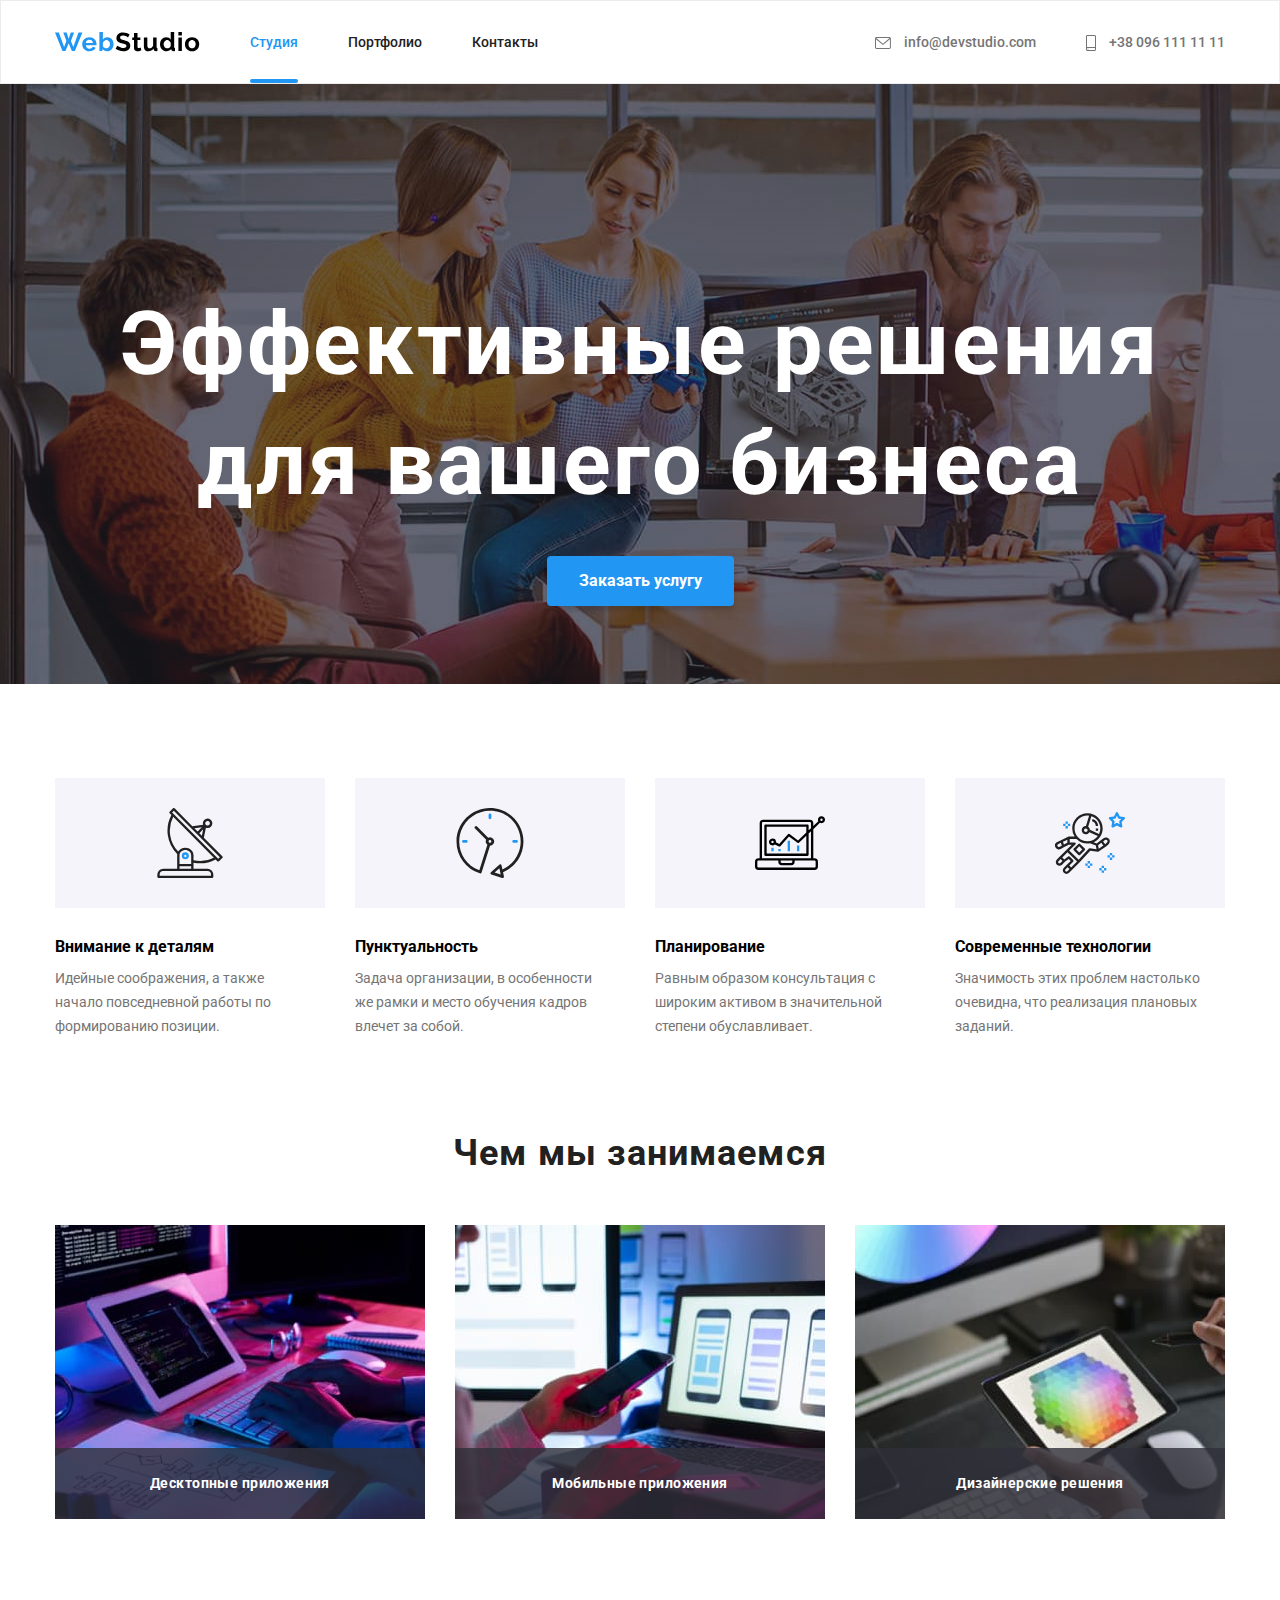
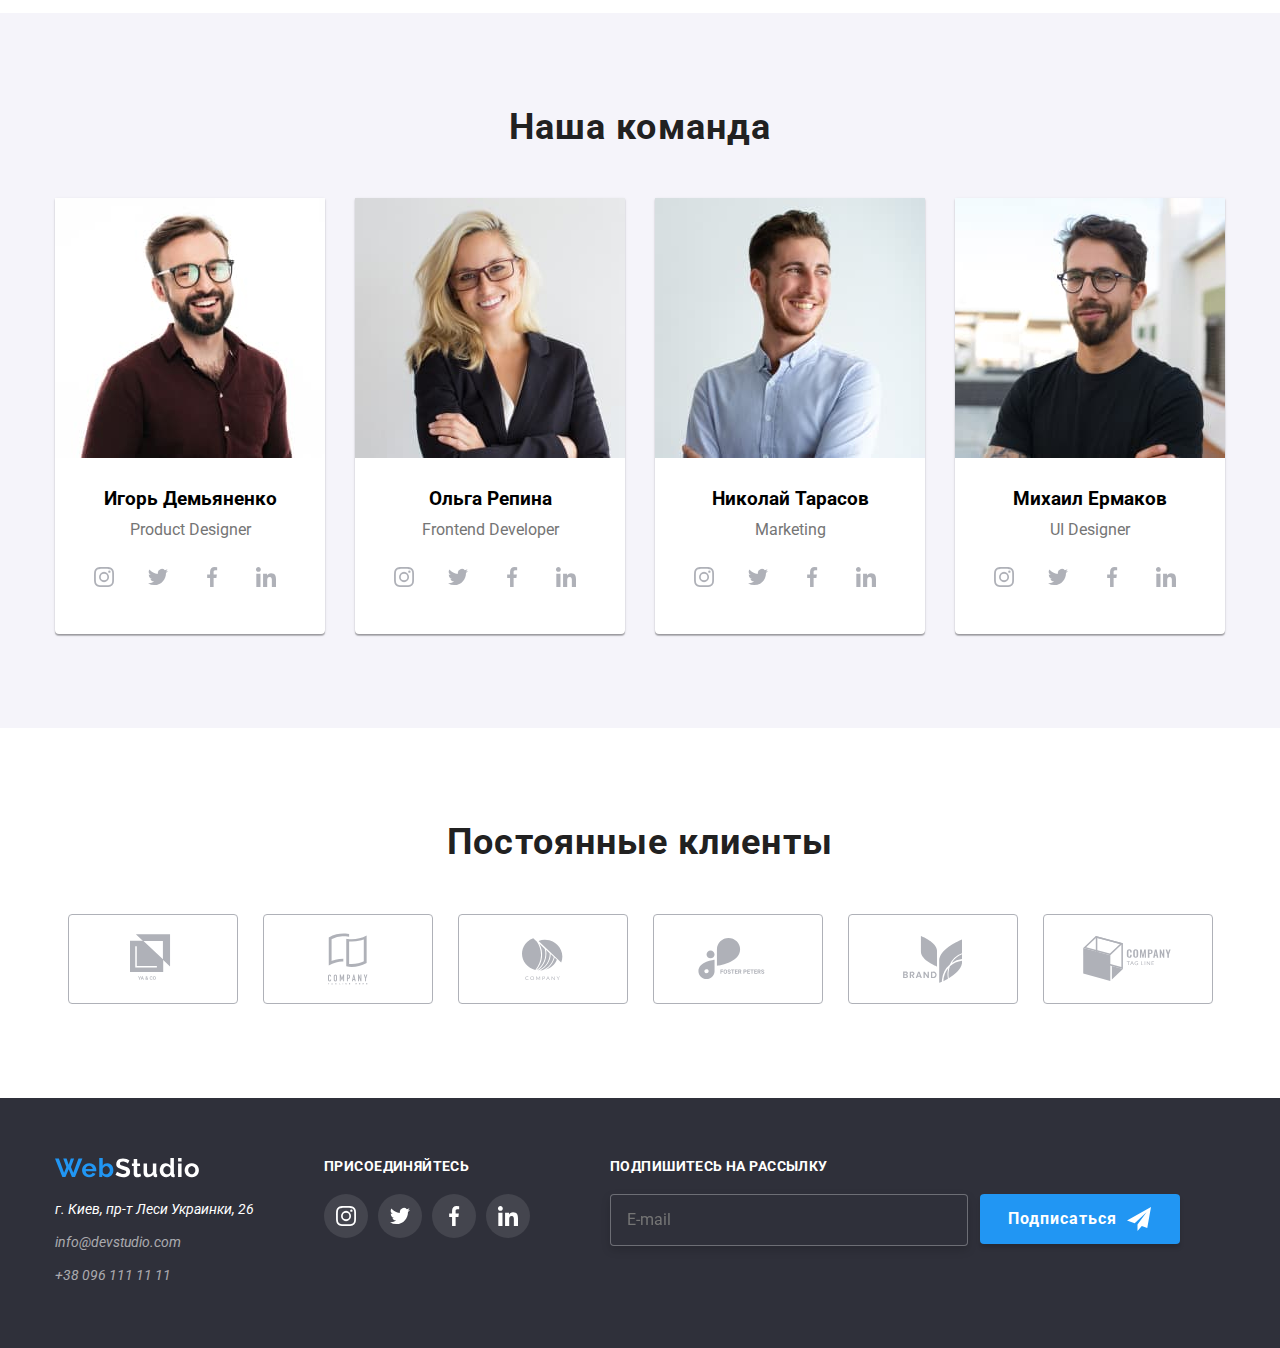
<file: index.html>
<!DOCTYPE html>
<html lang="ru">
    <head>
        <meta charset="UTF-8">
        <meta name="viewport" content="width=device-width, initial-scale=1.0">
        <link rel="preconnect" href="https://fonts.gstatic.com">
        <link href="https://fonts.googleapis.com/css2?family=Roboto:wght@400;500;700;900&display=swap" rel="stylesheet">
        
        <link rel="stylesheet" href="./css/main.min.css">
        <title>Document</title>
    </head>
    <body>
        <header class="main-nav">
            <nav class="container main">
                <a href=""><img src="./images/logo.svg" alt="logo"></a>
                <ul class="nav-list">
                    <li class="nav-item"><a href="./index.html" class="nav-link current" >Студия</a></li>
                    <li class="nav-item"><a href="./portfolio.html" class="nav-link">Портфолио</a></li>
                    <li class="nav-item"><a href="#contacts" class="nav-link">Контакты</a></li>
                </ul>
                    
                <ul class="nav-contacts">
                    <li><a href="mailto:info@devstudio.com" class="item">
                            <svg class="contacts-icon" width="16" height="12">
                                <use href="./images/icons/sprite.svg#mail"></use>
                            </svg>
                            info@devstudio.com</a></li>
                    <li><a href="tel:+380961111111" class="item">
                            <svg class="contacts-icon" width="10" height="16">
                                <use href="./images/icons/sprite.svg#phone"></use>
                            </svg>
                            +38 096 111 11 11</a></li>
                </ul>
            </nav>
        </header>
        <main>
            
            <section class="hero">
                <div class="container">
                    <h1>Эффективные решения <br> для вашего бизнеса</h1>
                    <button data-modal-open class="hero-btn" type="button">Заказать услугу</button>
                    <div data-modal class="backdrop is-hidden">
                        <div  class="modal">
                            <button data-modal-close class="modal-closed">
                                <svg class="btn-closed" width="18" height="18">
                                    <use href="./images/icons/sprite.svg#icon-close"></use>
                                </svg>
                            </button>
                            <form action="#" method="GET" class="form">
                                <h1 class="form-title">Оставьте свои данные, мы вам перезвоним</h1>
                                <label for="name" class="label">Имя</label>
                                <div class="input-box"> 
                                    <input type="text" name="name" id="name" class="input">
                                    <svg class="input-icon" width="18" height="18">
                                        <use href="./images/icons/sprite.svg#person"></use>
                                    </svg>
                                </div>
                                <label for="phone" class="label">Телефон</label>
                                <div class="input-box">
                                    <input type="tel" name="phone" id="phone"  class="input">
                                    <svg class="input-icon" width="18" height="18">
                                        <use href="./images/icons/sprite.svg#phone2"></use>
                                    </svg>
                                </div>
                                <label for="email" class="label">Почта</label>
                                <div class="input-box">
                                    <input type="email" name="email" id="email" class="input">
                                    <svg class="input-icon" width="18" height="18">
                                        <use href="./images/icons/sprite.svg#email"></use>
                                    </svg>
                                </div>
                                <label for="comments" class="label">Комментарий
                                </label>
                                <textarea name="comments" id="comments" cols="30" rows="8" placeholder="Введите текст" class="textarea"></textarea>
                                <label for="agree" class="label-checkbox">
                                    <input type="checkbox" name="agree" value="agree" id="agree" class="checkbox">
                                        <span class="checbox-text"> Соглашаюсь с рассылкой и принимаю
                                            <a href="#" class="checkbox-link">
                                                Условия договора
                                            </a>
                                        </span>
                                </label>
                                <button class="form-btn" type="button">Отправить</button>
                            </form>  
                        </div>
                    </div>
                </div>
            </section>
            <section class="container">
                <!--<h2>Наши качества</h2>-->
                <ul class="quality">
                    <li class="quality-item">
                        <div class="quality-block"> 
                            <svg class="quality-icon">
                                <use href="./images/icons/sprite.svg#antenna-1"></use>
                            </svg>
                        </div>
                        <h3>Внимание к деталям</h3>
                        <p>Идейные соображения, а также начало повседневной работы по формированию позиции.</p>
                    </li>
                    <li class="quality-item">
                        <div class="quality-block">
                            <svg class="quality-icon">
                                <use href="./images/icons/sprite.svg#clock-1"></use>
                            </svg>
                        </div>
                        <h3>Пунктуальность</h3>
                        <p>Задача организации, в особенности же рамки и место обучения кадров влечет за собой.</p>
                    </li>
                    <li class="quality-item">
                        <div class="quality-block">
                            <svg class="quality-icon">
                                <use href="./images/icons/sprite.svg#Vector"></use>
                            </svg>
                        </div>
                        
                        <h3>Планирование</h3>
                        <p>Равным образом консультация с широким активом в значительной степени обуславливает.</p>
                    </li>
                    <li class="quality-item">
                        <div class="quality-block">
                            <svg class="quality-icon">
                                <use href="./images/icons/sprite.svg#astronaut-1"></use>
                            </svg>
                        </div>
                        
                        <h3>Современные технологии</h3>
                        <p>Значимость этих проблем настолько очевидна, что реализация плановых заданий.</p>
                    </li>
                </ul>
            </section>
            <section class="container">
                <h2 class="section-title">Чем мы занимаемся</h2>
                <ul class="about">
                    <li class="about-item">
                        <img src="./images/index/img1.jpg" alt="img1">
                        <p class="about-title">Десктопные приложения</p>
                    </li>
                    <li class="about-item">
                        <img src="./images/index/img2.jpg" alt="img2">
                        <p class="about-title">Мобильные приложения</p>
                    </li>
                    <li class="about-item">
                        <img src="./images/index/img3.jpg" alt="img3">
                        <p class="about-title">Дизайнерские решения</p>
                    </li>
                </ul>
            </section>
            <section class="team">
                <div class="container">
                    <h2 class="section-title">Наша команда</h2>
                    <ul class="team-list">
                        <li class="team-item">
                            <img src="./images/index/foto1.jpg" alt="foto1">
                            <h3>Игорь Демьяненко</h3>
                            <p>Product Designer</p>
                            <ul class="team-social">
                                <li>
                                    <a class="social-link" href="">
                                        <svg class="social-icons">
                                            <use href="./images/icons/sprite.svg#inst"></use>
                                        </svg>
                                    </a>
                                </li>
                                <li>
                                    <a class="social-link" href="">
                                        <svg class="social-icons">
                                            <use href="./images/icons/sprite.svg#twit"></use>
                                        </svg>
                                    </a>
                                </li>
                                <li>
                                    <a class="social-link" href="">
                                        <svg class="social-icons">
                                            <use href="./images/icons/sprite.svg#fb"></use>
                                        </svg>
                                    </a>
                                </li>
                                <li>
                                    <a class="social-link" href="" >
                                        <svg class="social-icons">
                                            <use href="./images/icons/sprite.svg#in"></use>
                                        </svg>
                                    </a>
                                </li>
                            </ul>
                        </li>
                        <li class="team-item">
                            <img src="./images/index/foto2.jpg" alt="foto2">
                            <h3>Ольга Репина</h3>
                            <p>Frontend Developer</p>
                            <ul class="team-social">
                                <li>
                                    <a class="social-link" href="">
                                        <svg class="social-icons">
                                            <use href="./images/icons/sprite.svg#inst"></use>
                                        </svg>
                                    </a>
                                </li>
                                <li>
                                    <a class="social-link" href="">
                                        <svg class="social-icons">
                                            <use href="./images/icons/sprite.svg#twit"></use>
                                        </svg>
                                    </a>
                                </li>
                                <li>
                                    <a class="social-link" href="">
                                        <svg class="social-icons">
                                            <use href="./images/icons/sprite.svg#fb"></use>
                                        </svg>
                                    </a>
                                </li>
                                <li>
                                    <a class="social-link" href="">
                                        <svg class="social-icons">
                                            <use href="./images/icons/sprite.svg#in"></use>
                                        </svg>
                                    </a>
                                </li>
                            </ul>
                        </li>
                        <li class="team-item">
                            <img src="./images/index/foto3.jpg" alt="foto3">
                            <h3>Николай Тарасов</h3>
                            <p>Marketing</p>
                            <ul class="team-social">
                                <li>
                                    <a class="social-link" href="">
                                        <svg class="social-icons">
                                            <use href="./images/icons/sprite.svg#inst"></use>
                                        </svg>
                                    </a>
                                </li>
                                <li>
                                    <a class="social-link" href="">
                                        <svg class="social-icons">
                                            <use href="./images/icons/sprite.svg#twit"></use>
                                        </svg>
                                    </a>
                                </li>
                                <li>
                                    <a class="social-link" href="">
                                        <svg class="social-icons">
                                            <use href="./images/icons/sprite.svg#fb"></use>
                                        </svg>
                                    </a>
                                </li>
                                <li>
                                    <a class="social-link" href="">
                                        <svg class="social-icons">
                                            <use href="./images/icons/sprite.svg#in"></use>
                                        </svg>
                                    </a>
                                </li>
                            </ul>
                        </li>
                        <li class="team-item">
                            <img src="./images/index/foto4.jpg" alt="foto4">
                            <h3>Михаил Ермаков</h3>
                            <p>UI Designer</p>
                            <ul class="team-social">
                                <li>
                                    <a class="social-link" href="">
                                        <svg class="social-icons">
                                            <use href="./images/icons/sprite.svg#inst"></use>
                                        </svg>
                                    </a>
                                </li>
                                <li>
                                    <a class="social-link" href="">
                                        <svg class="social-icons">
                                            <use href="./images/icons/sprite.svg#twit"></use>
                                        </svg>
                                    </a>
                                </li>
                                <li>
                                    <a class="social-link" href="">
                                        <svg class="social-icons">
                                            <use href="./images/icons/sprite.svg#fb"></use>
                                        </svg>
                                    </a>
                                </li>
                                <li>
                                    <a class="social-link" href="">
                                        <svg class="social-icons">
                                            <use href="./images/icons/sprite.svg#in"></use>
                                        </svg>
                                    </a>
                                </li>
                            </ul>
                        </li>
                    </ul>
                </div>
                
            </section>
            <section class="container">
                <h2 class="section-title">Постоянные клиенты</h2>
                <ul class="clients-list">
                    <li> 
                        <a class="clients-link" href="">
                            <svg class="clients-icon" width="44.27" height="49.23">
                                <use href="./images/icons/sprite.svg#logo-1"></use>
                            </svg>
                        </a>
                    </li> 
                    <li>
                        <a class="clients-link" href="">
                            <svg class="clients-icon" width="40" height="52">
                                <use href="./images/icons/sprite.svg#logo-2"></use>
                            </svg>
                        </a>
                    </li>
                    <li>
                        <a class="clients-link" href="">
                            <svg class="clients-icon" width="41" height="42.6">
                                <use href="./images/icons/sprite.svg#logo-3"></use>
                            </svg>
                        </a>
                    </li>
                    <li>
                        <a class="clients-link" href="">
                            <svg class="clients-icon" width="79.66" height="42.02">
                                <use href="./images/icons/sprite.svg#logo-4"></use>
                            </svg>
                        </a>
                    </li>
                    <li> 
                        <a class="clients-link" href="">
                            <svg class="clients-icon" width="59" height="47">
                                <use href="./images/icons/sprite.svg#logo-5"></use>
                            </svg>
                        </a>
                    </li>
                    <li>
                        <a class="clients-link" href="">
                            <svg class="clients-icon" width="88.48" height="45.44">
                                <use href="./images/icons/sprite.svg#logo-6"></use>
                            </svg>
                        </a>
                    </li>
                </ul>
            </section>
        </main>
        <footer id="contacts">
            <ul class="container footer">
                <li>
                    <a href=""><img src="./images/logo-footer.svg" alt="logo-footer" class="footer-title"></a>
                    <address >
                        <ul>
                            <li>
                                <p>г. Киев, пр-т Леси Украинки, 26</p>
                            </li>
                            <li class="address-item"><a href="mailto:info@devstudio.com">info@devstudio.com</a></li>
                            <li class="address-item"><a href="tel:+380961111111">+38 096 111 11 11</a></li>
                        </ul>
                    </address>
                </li>
                <li>
                    <div class="footer-links">
                        <p class="footer-title">присоединяйтесь</p>
                        <ul class="team-social">
                            <li>
                                <a class="social-link" href="">
                                    <svg class="social-icons f">
                                        <use href="./images/icons/sprite.svg#inst"></use>
                                    </svg>
                                </a>
                            </li>
                            <li>
                                <a class="social-link" href="">
                                    <svg class="social-icons f">
                                        <use href="./images/icons/sprite.svg#twit"></use>
                                    </svg>
                                </a>
                            </li>
                            <li>
                                <a class="social-link" href="">
                                    <svg class="social-icons f">
                                        <use href="./images/icons/sprite.svg#fb"></use>
                                    </svg>
                                </a>
                            </li>
                            <li>
                                <a class="social-link" href="">
                                    <svg class="social-icons f">
                                        <use href="./images/icons/sprite.svg#in"></use>
                                    </svg>
                                </a>
                            </li>
                        </ul>
                    </div>
                </li>
                <li>
                    <div class="footer-subs">
                        <p class="footer-title">Подпишитесь на рассылку</p>
                        <div class="subs">
                            <input type="email" id="email-f" placeholder="E-mail" class="footer-input">
                            <button class="footer-btn" type="button">Подписаться
                                <svg class="footer-send-icon" width="24" height="24">
                                    <use href="./images/icons/sprite.svg#send"></use>
                                </svg>
                            </button>
                        </div>
                    </div>
                </li>
            </ul>
        </footer>
        <script src="./js/modal.js"></script>
    </body>
</html>
</file>
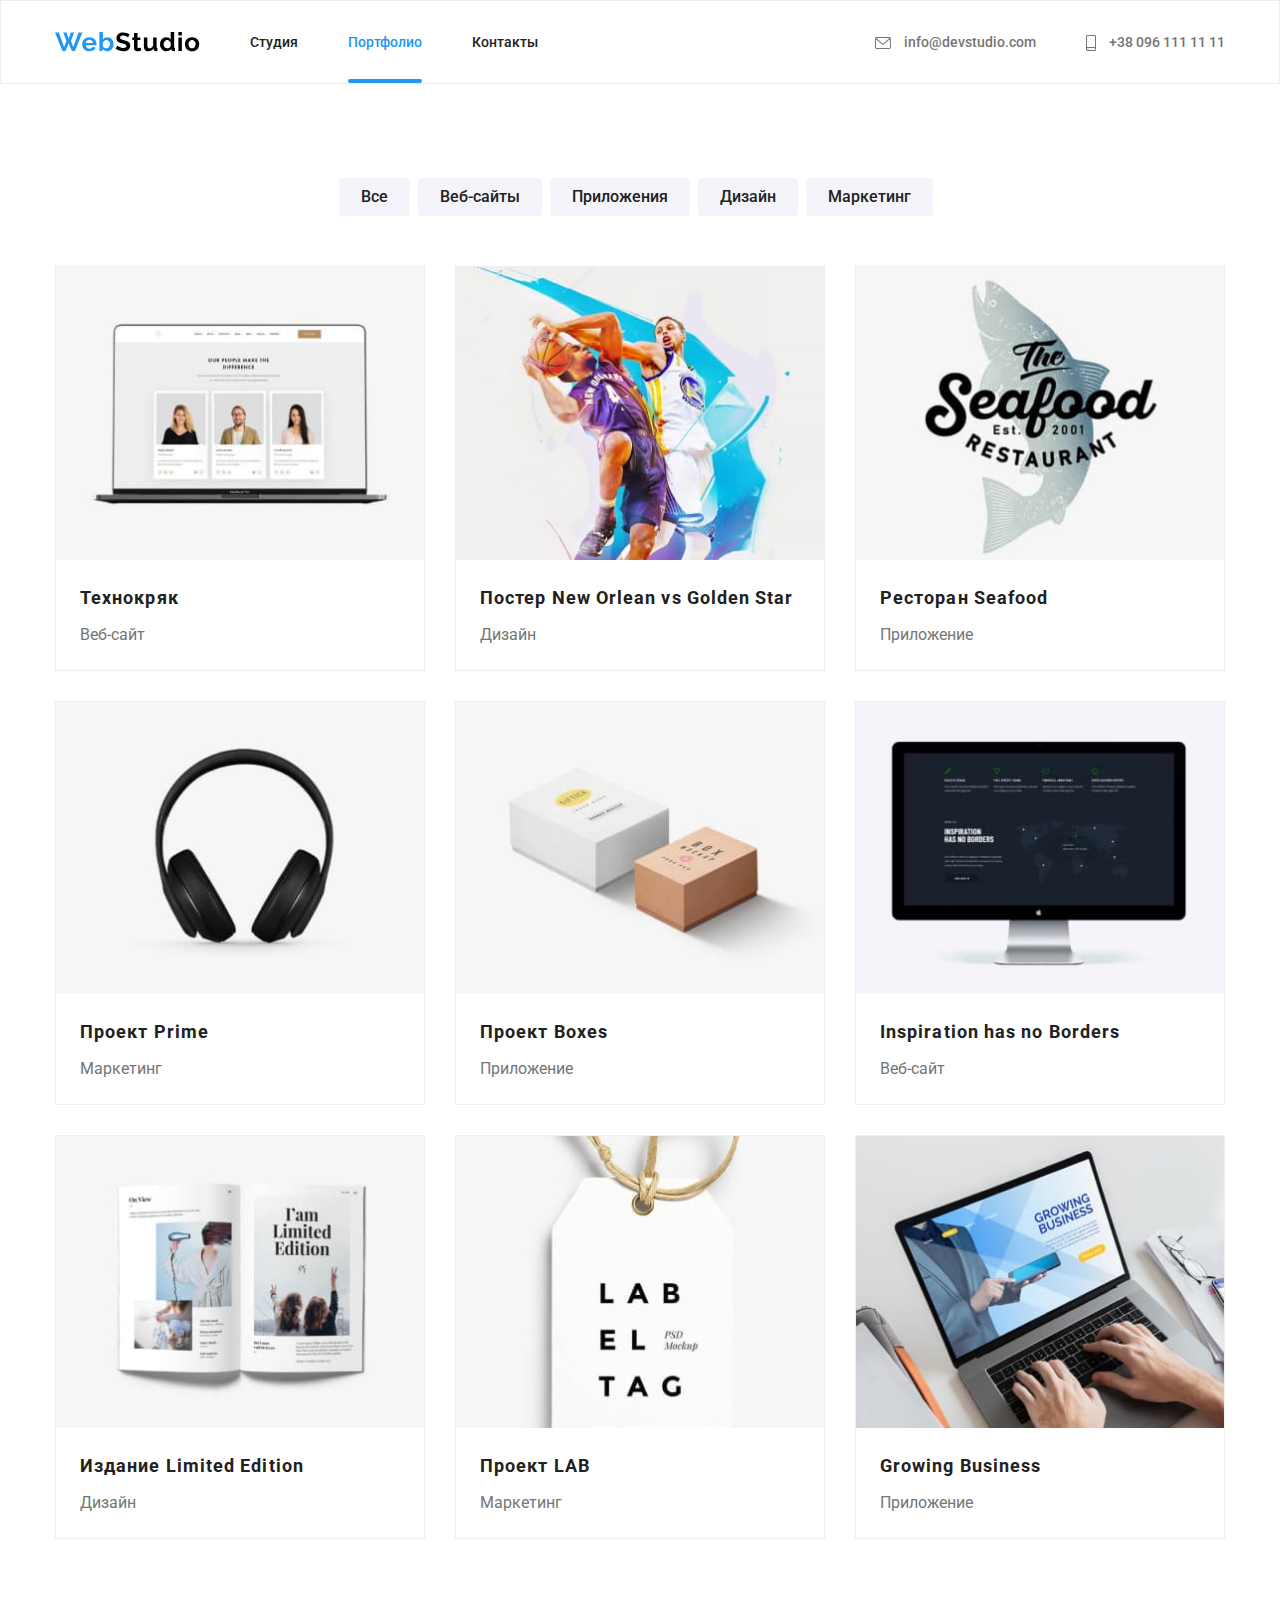
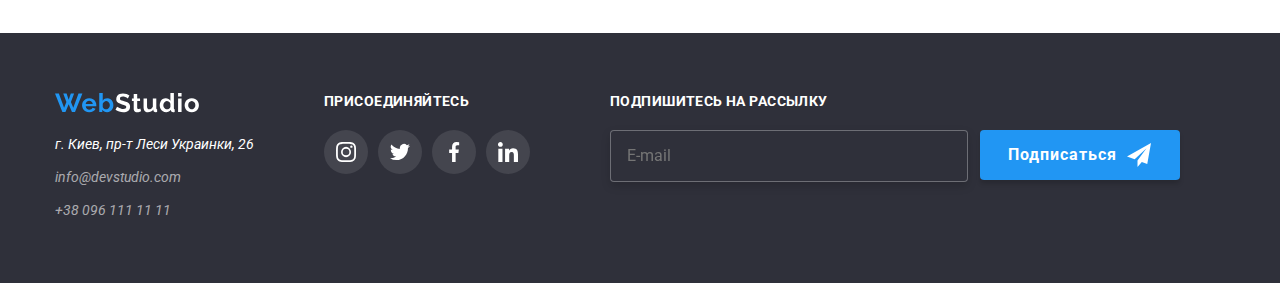
<file: portfolio.html>
<!DOCTYPE html>
<html lang="en">
<head>
    <meta charset="UTF-8">
    <meta name="viewport" content="width=device-width, initial-scale=1.0">
    <link rel="preconnect" href="https://fonts.gstatic.com">
    <link href="https://fonts.googleapis.com/css2?family=Roboto:wght@400;500;700;900&display=swap" rel="stylesheet">
    <link rel="stylesheet" href="./css/main.min.css">
    <title>Document</title>
</head>
<body>
    <header class="main-nav">
        <nav class="container main">
            <a href=""><img src="./images/logo.svg" alt="logo"></a>
            <ul class="nav-list">
                <li class="nav-item"><a href="./index.html" class="nav-link">Студия</a></li>
                <li class="nav-item"><a href="./portfolio.html" class="nav-link current">Портфолио</a></li>
                <li class="nav-item"><a href="#contacts" class="nav-link">Контакты</a></li>
            </ul>
    
            <ul class="nav-contacts">
                <li><a href="mailto:info@devstudio.com" class="item">
                        <svg class="contacts-icon" width="16" height="12">
                            <use href="./images/icons/sprite.svg#mail"></use>
                        </svg>
                        info@devstudio.com</a></li>
                <li><a href="tel:+380961111111" class="item">
                        <svg class="contacts-icon" width="10" height="16">
                            <use href="./images/icons/sprite.svg#phone"></use>
                        </svg>
                        +38 096 111 11 11</a></li>
            </ul>
        </nav>
    </header>
    <main>
        <section class="container">
            <ul class="portfolio-grups">
                <li><button class="btn-p" type="button">Все</button></li>
                <li><button class="btn-p" type="button">Веб-сайты</button></li>
                <li><button class="btn-p" type="button">Приложения</button></li>
                <li><button class="btn-p" type="button">Дизайн</button></li>
                <li><button class="btn-p" type="button">Маркетинг</button></li>
            </ul>
            <ul class="portfolio-list">
                <li class="card">
                    <a href="">
                        <div class="card-img">
                            <img src="./images/portfolio/img1.jpg" alt="img1" style="width:100%">
                            <p class="card-about">
                                Технокряк это современная площадка распространения коронавируса. Компании используют эту платформу для цифрового
                                шпионажа и атак на защищённые сервера конкурентов.
                            </p>
                        </div>
                        <div class="card-container">
                            <h4 class="card-title">Технокряк</h4>
                            <p class="card-type">Веб-сайт</p>
                        </div>
                    </a>
                </li>
                <li class="card">
                    <a href="">
                        <div class="card-img">
                            <img src="./images/portfolio/img2.jpg" alt="img2" style="width:100%">
                            <p class="card-about">
                                Технокряк это современная площадка распространения коронавируса. Компании используют эту платформу для цифрового
                                шпионажа и атак на защищённые сервера конкурентов.
                            </p>
                        </div>
                        <div class="card-container">
                            <h4 class="card-title">Постер New Orlean vs Golden Star</h4>
                            <p class="card-type">Дизайн</p>
                        </div>
                    </a>
                    
                </li>
                <li class="card">
                    <a href="">
                        <div class="card-img">
                            <img src="./images/portfolio/img3.jpg" alt="img3" style="width:100%">
                            <p class="card-about">
                                Технокряк это современная площадка распространения коронавируса. Компании используют эту платформу для цифрового
                                шпионажа и атак на защищённые сервера конкурентов.
                            </p>
                        </div>
                        <div class="card-container">
                            <h4 class="card-title">Ресторан Seafood</h4>
                            <p class="card-type">Приложение</p>
                        </div>
                    </a>
                </li>
                <li class="card">
                    <a href="">
                        <div class="card-img">
                            <img src="./images/portfolio/img4.jpg" alt="img4" style="width:100%">
                            <p class="card-about">
                                Технокряк это современная площадка распространения коронавируса. Компании используют эту платформу для цифрового
                                шпионажа и атак на защищённые сервера конкурентов.
                            </p>
                        </div>
                        <div class="card-container">
                            <h4 class="card-title">Проект Prime</h4>
                            <p class="card-type">Маркетинг</p>
                        </div>
                    </a>
                </li>
                <li class="card">
                    <a href="">
                        <div class="card-img">
                            <img src="./images/portfolio/img5.jpg" alt="img5" style="width:100%">
                            <p class="card-about">
                                Технокряк это современная площадка распространения коронавируса. Компании используют эту платформу для цифрового
                                шпионажа и атак на защищённые сервера конкурентов.
                            </p>
                        </div>
                        <div class="card-container">
                            <h4 class="card-title">Проект Boxes</h4>
                            <p class="card-type">Приложение</p>
                        </div>
                    </a>
                </li>
                <li class="card">
                    <a href="">
                        <div class="card-img">
                            <img src="./images/portfolio/img6.jpg" alt="img6" style="width:100%">
                            <p class="card-about">
                                Технокряк это современная площадка распространения коронавируса. Компании используют эту платформу для цифрового
                                шпионажа и атак на защищённые сервера конкурентов.
                            </p>
                        </div>
                        <div class="card-container">
                            <h4 class="card-title">Inspiration has no Borders</h4>
                            <p class="card-type">Веб-сайт</p>
                        </div>
                    </a>
                </li>
                <li class="card">
                    <a href="">
                        <div class="card-img">
                            <img src="./images/portfolio/img7.jpg" alt="img7" style="width:100%">
                            <p class="card-about">
                                Технокряк это современная площадка распространения коронавируса. Компании используют эту платформу для цифрового
                                шпионажа и атак на защищённые сервера конкурентов.
                            </p>
                        </div>
                        <div class="card-container">
                            <h4 class="card-title">Издание Limited Edition</h4>
                            <p class="card-type">Дизайн</p>
                        </div>
                    </a>
                </li>
                <li class="card">
                    <a href="">
                        <div class="card-img">
                            <img src="./images/portfolio/img8.jpg" alt="img8" style="width:100%">
                            <p class="card-about">
                                Технокряк это современная площадка распространения коронавируса. Компании используют эту платформу для цифрового
                                шпионажа и атак на защищённые сервера конкурентов.
                            </p>
                        </div>
                        <div class="card-container">
                            <h4 class="card-title">Проект LAB</h4>
                            <p class="card-type">Маркетинг</p>
                        </div>
                    </a>
                </li>
                <li class="card">
                    <a href="">
                        <div class="card-img">
                            <img src="./images/portfolio/img9.jpg" alt="img9" style="width:100%">
                            <p class="card-about">
                                Технокряк это современная площадка распространения коронавируса. Компании используют эту платформу для цифрового
                                шпионажа и атак на защищённые сервера конкурентов.
                            </p>
                        </div>
                        <div class="card-container">
                            <h4 class="card-title">Growing Business</h4>
                            <p class="card-type">Приложение</p>
                        </div>
                    </a>
                </li>
            </ul>
        </section>
    </main>
    <footer id="contacts">
        <ul class="container footer">
            <li>
                <a href=""><img src="./images/logo-footer.svg" alt="logo-footer" class="footer-title"></a>
                <address>
                    <ul>
                        <li>
                            <p>г. Киев, пр-т Леси Украинки, 26</p>
                        </li>
                        <li class="address-item"><a href="mailto:info@devstudio.com">info@devstudio.com</a></li>
                        <li class="address-item"><a href="tel:+380961111111">+38 096 111 11 11</a></li>
                    </ul>
                </address>
            </li>
            <li>
                <div class="footer-links">
                    <p class="footer-title">присоединяйтесь</p>
                    <ul class="team-social">
                        <li>
                            <a class="social-link" href="">
                                <svg class="social-icons f">
                                    <use href="./images/icons/sprite.svg#inst"></use>
                                </svg>
                            </a>
                        </li>
                        <li>
                            <a class="social-link" href="">
                                <svg class="social-icons f">
                                    <use href="./images/icons/sprite.svg#twit"></use>
                                </svg>
                            </a>
                        </li>
                        <li>
                            <a class="social-link" href="">
                                <svg class="social-icons f">
                                    <use href="./images/icons/sprite.svg#fb"></use>
                                </svg>
                            </a>
                        </li>
                        <li>
                            <a class="social-link" href="">
                                <svg class="social-icons f">
                                    <use href="./images/icons/sprite.svg#in"></use>
                                </svg>
                            </a>
                        </li>
                    </ul>
                </div>
            </li>
            <li>
                <div class="footer-subs">
                    <p class="footer-title">Подпишитесь на рассылку</p>
                    <div class="subs">
                        <input type="email" id="email-f" placeholder="E-mail" class="footer-input">
                        <button class="footer-btn" type="button">Подписаться
                            <svg class="footer-send-icon" width="24" height="24">
                                <use href="./images/icons/sprite.svg#send"></use>
                            </svg>
                        </button>
                    </div>
                </div>
            </li>
        </ul>
    </footer>
</body>
</html>
</file>
<file: css/main.min.css>
/*! modern-normalize v1.0.0 | MIT License | https://github.com/sindresorhus/modern-normalize */*,*::before,*::after{-webkit-box-sizing:border-box;box-sizing:border-box}:root{-moz-tab-size:4;-o-tab-size:4;tab-size:4}html{line-height:1.15;-webkit-text-size-adjust:100%}body{margin:0}body{font-family:system-ui,-apple-system,"Segoe UI",Roboto,Helvetica,Arial,sans-serif,"Apple Color Emoji","Segoe UI Emoji"}hr{height:0;color:inherit}abbr[title]{-webkit-text-decoration:underline dotted;text-decoration:underline dotted}b,strong{font-weight:bolder}code,kbd,samp,pre{font-family:ui-monospace, SFMono-Regular, Consolas, 'Liberation Mono', Menlo, monospace;font-size:1em}small{font-size:80%}sub,sup{font-size:75%;line-height:0;position:relative;vertical-align:baseline}sub{bottom:-0.25em}sup{top:-0.5em}table{text-indent:0;border-color:inherit}button,input,optgroup,select,textarea{font-family:inherit;font-size:100%;line-height:1.15;margin:0}button,select{text-transform:none}button,[type='button'],[type='reset'],[type='submit']{-webkit-appearance:button}::-moz-focus-inner{border-style:none;padding:0}:-moz-focusring{outline:1px dotted ButtonText}:-moz-ui-invalid{box-shadow:none}legend{padding:0}progress{vertical-align:baseline}::-webkit-inner-spin-button,::-webkit-outer-spin-button{height:auto}[type='search']{-webkit-appearance:textfield;outline-offset:-2px}::-webkit-search-decoration{-webkit-appearance:none}::-webkit-file-upload-button{-webkit-appearance:button;font:inherit}summary{display:list-item}*{padding:0;margin:0}*,*::before,*::after{-webkit-box-sizing:border-box;box-sizing:border-box}body{font-family:"Roboto", sans-serif}img{display:block}ul{list-style:none}a{text-decoration:none}.container{width:1200px;padding-left:15px;padding-right:15px;margin-left:auto;margin-right:auto}.section-title{color:#212121;font-weight:700;font-size:36px;line-height:1.16;text-align:center;letter-spacing:0.03em;padding-top:94px}.main-nav{background-color:#fff;border:1px solid #ececec}.main{display:-webkit-box;display:-ms-flexbox;display:flex;-webkit-box-align:center;-ms-flex-align:center;align-items:center}.nav-list{display:-webkit-box;display:-ms-flexbox;display:flex;padding:32px 0px}.nav-item{margin-left:50px}.nav-link{color:#212121;font-weight:500;font-size:14px;line-height:1.14;padding:5px;padding:32px 0px;position:relative}.nav-link:hover,.nav-link:focus{color:#2196f3;-webkit-transition:color 250ms cubic-bezier(0.4, 0, 0.2, 1);transition:color 250ms cubic-bezier(0.4, 0, 0.2, 1)}.nav-link.current::after{content:"";display:block;width:100%;height:4px;background:#2196f3;border-radius:2px;position:absolute;bottom:-1px}.current{color:#2196f3}.nav-contacts{display:-webkit-box;display:-ms-flexbox;display:flex;margin-left:auto;padding:32px 0px}.item{color:#757575;font-weight:500;font-size:14px;line-height:1.14;margin-left:50px;padding:32px 0px}.item:hover,.item:focus{color:#2196f3;-webkit-transition:color 250ms cubic-bezier(0.4, 0, 0.2, 1);transition:color 250ms cubic-bezier(0.4, 0, 0.2, 1)}.contacts-icon{margin-right:10px;vertical-align:middle;fill:currentColor}.hero{background-color:#2f303a;background-image:-webkit-gradient(linear, left top, right top, from(rgba(47,48,58,0.4)), to(rgba(47,48,58,0.4))),url("../images/index/hero1.jpg");background-image:linear-gradient(to right, rgba(47,48,58,0.4), rgba(47,48,58,0.4)),url("../images/index/hero1.jpg");background-repeat:no-repeat;background-size:cover;height:600px;max-width:1600px;margin-left:auto;margin-right:auto;color:#fff;font-weight:900;font-size:44px;line-height:1.36;letter-spacing:0.06em;text-align:center;padding-top:200px;padding-bottom:198px}.hero-btn{color:#fff;background-color:#2196f3;font-weight:700;font-size:16px;line-height:1.87;text-align:center;-webkit-box-shadow:0px 4px 4px rgba(0,0,0,0.15);box-shadow:0px 4px 4px rgba(0,0,0,0.15);border-style:none;border-radius:4px;padding:10px 32px;margin-top:32px;cursor:pointer}.quality{padding-top:94px;display:-webkit-box;display:-ms-flexbox;display:flex;font-weight:700;font-size:14px;line-height:1.14}.quality-item{margin-right:30px}.quality-item:nth-last-child(-n+1){margin-right:0px}.quality p{color:#757575;font-weight:400;font-size:14px;line-height:1.71;margin-top:10px;padding-right:15px}.quality-block{width:270px;height:130px;background-color:#f5f4fa;display:-webkit-box;display:-ms-flexbox;display:flex;margin-bottom:30px}.quality-icon{width:70px;height:70px;margin:auto}.about{display:-webkit-box;display:-ms-flexbox;display:flex;padding-top:50px;padding-bottom:94px}.about-item{margin-right:30px;position:relative}.about-item:nth-last-child(-n+1){margin-right:0px}.about-title{color:#fff;background:rgba(47,48,58,0.8);font-weight:700;font-size:14px;line-height:1.17;letter-spacing:0.03em;text-align:center;padding-top:27px;padding-bottom:27px;position:absolute;width:100%;bottom:0px}.team{font-weight:500;font-size:16px;line-height:1.18;text-align:center;background-color:#f5f4fa;padding-bottom:94px}.team-list{display:-webkit-box;display:-ms-flexbox;display:flex;margin-top:50px}.team-item{padding-bottom:30px;background:#fff;-webkit-box-shadow:0px 1px 3px rgba(0,0,0,0.12),0px 1px 1px rgba(0,0,0,0.14),0px 2px 1px rgba(0,0,0,0.2);box-shadow:0px 1px 3px rgba(0,0,0,0.12),0px 1px 1px rgba(0,0,0,0.14),0px 2px 1px rgba(0,0,0,0.2);border-radius:0px 0px 4px 4px;margin-right:30px}.team-item:nth-last-child(-n+1){margin-right:0px}.team-item h3{margin-top:30px}.team-item p{color:#757575;font-weight:400;font-size:16px;line-height:19px;margin-top:10px;margin-bottom:16px}.team-social{display:-webkit-box;display:-ms-flexbox;display:flex;-webkit-box-pack:center;-ms-flex-pack:center;justify-content:center}.social-link{width:44px;height:44px;margin-right:10px}.social-link :hover,.social-link :focus{background:#2196f3;fill:#fff;-webkit-transition:fill 250ms cubic-bezier(0.4, 0, 0.2, 1);transition:fill 250ms cubic-bezier(0.4, 0, 0.2, 1)}.social-icons{background-color:#fff;border-radius:50%;width:44px;height:44px;fill:#afb1b8}.clients-list{display:-webkit-box;display:-ms-flexbox;display:flex;-ms-flex-pack:distribute;justify-content:space-around;margin-top:50px;padding-bottom:94px}.clients-icon{fill:currentColor}.clients-link{display:-webkit-box;display:-ms-flexbox;display:flex;-webkit-box-pack:center;-ms-flex-pack:center;justify-content:center;-webkit-box-align:center;-ms-flex-align:center;align-items:center;border:1px solid #afb1b8;border-radius:4px;width:170px;height:90px;color:#afb1b8}.clients-link:hover,.clients-link:focus{color:#2196f3;border-color:#2196f3;-webkit-transition:color 250ms cubic-bezier(0.4, 0, 0.2, 1);transition:color 250ms cubic-bezier(0.4, 0, 0.2, 1)}footer{background-color:#2f303a;color:#fff;font-weight:400;font-size:14px;line-height:1.71;padding-top:60px;padding-bottom:60px}.footer-title{margin-bottom:20px}.address-item{margin-top:9px}.address-item a{color:rgba(255,255,255,0.6)}.footer{display:-webkit-box;display:-ms-flexbox;display:flex}.footer-contacts{display:-webkit-box;display:-ms-flexbox;display:flex}.footer-links{margin-left:70px;font-weight:700;font-size:14px;line-height:1.17;letter-spacing:0.03em;text-transform:uppercase}.f{fill:#fff;background-color:rgba(255,255,255,0.1)}.footer-subs{margin-left:93px;margin-left:70px;font-weight:700;font-size:14px;line-height:1.17;letter-spacing:0.03em;text-transform:uppercase}.subs{display:-webkit-box;display:-ms-flexbox;display:flex}.footer-input{font-size:16px;line-height:1.25;color:rgba(255,255,255,0.6);width:358px;background:#2F303A;border:1px solid rgba(255,255,255,0.3);-webkit-filter:drop-shadow(0px 4px 4px rgba(0,0,0,0.15));filter:drop-shadow(0px 4px 4px rgba(0,0,0,0.15));border-radius:4px;padding:15px 16px}.footer-btn{width:200px;height:50px;color:#fff;background-color:#2196f3;font-size:16px;font-weight:700;line-height:1.875;letter-spacing:0.06em;margin-left:12px;text-align:center;-webkit-box-shadow:0px 4px 4px rgba(0,0,0,0.15);box-shadow:0px 4px 4px rgba(0,0,0,0.15);border-style:none;border-radius:4px;padding:10px 28px;cursor:pointer;display:-webkit-box;display:-ms-flexbox;display:flex;-webkit-box-align:center;-ms-flex-align:center;align-items:center}.footer-send-icon{margin-left:10px;margin-top:auto;margin-bottom:auto}.portfolio-grups{display:-webkit-box;display:-ms-flexbox;display:flex;-webkit-box-pack:center;-ms-flex-pack:center;justify-content:center;padding-top:94px}.portfolio-grups button:hover,.portfolio-grups button:focus{cursor:pointer;color:#fff;background-color:#2196f3;-webkit-box-shadow:0px 3px 1px rgba(0,0,0,0.1),0px 1px 2px rgba(0,0,0,0.08),0px 2px 2px rgba(0,0,0,0.12);box-shadow:0px 3px 1px rgba(0,0,0,0.1),0px 1px 2px rgba(0,0,0,0.08),0px 2px 2px rgba(0,0,0,0.12);-webkit-transition:color 250ms cubic-bezier(0.4, 0, 0.2, 1);transition:color 250ms cubic-bezier(0.4, 0, 0.2, 1)}.btn-p{color:#212121;display:inline-block;background:#f5f4fa;font-weight:500;font-size:16px;text-align:center;line-height:1.62;border-style:none;padding:6px 22px;margin-right:8px;border-radius:4px}.portfolio-list{display:-webkit-box;display:-ms-flexbox;display:flex;-ms-flex-wrap:wrap;flex-wrap:wrap;padding-top:50px;padding-bottom:94px}.card{background:#fff;width:370px;margin-bottom:30px;margin-right:30px;border:1px solid #eeeeee;color:#212121}.card:hover{-webkit-box-sizing:border-box;box-sizing:border-box;-webkit-box-shadow:0px 1px 1px rgba(0,0,0,0.12),0px 4px 4px rgba(0,0,0,0.06),1px 4px 6px rgba(0,0,0,0.16);box-shadow:0px 1px 1px rgba(0,0,0,0.12),0px 4px 4px rgba(0,0,0,0.06),1px 4px 6px rgba(0,0,0,0.16);-webkit-transition:-webkit-box-shadow 250ms cubic-bezier(0.4, 0, 0.2, 1);transition:-webkit-box-shadow 250ms cubic-bezier(0.4, 0, 0.2, 1);transition:box-shadow 250ms cubic-bezier(0.4, 0, 0.2, 1);transition:box-shadow 250ms cubic-bezier(0.4, 0, 0.2, 1), -webkit-box-shadow 250ms cubic-bezier(0.4, 0, 0.2, 1)}.card-container{padding-top:20px;padding-right:24px;padding-left:24px;padding-bottom:20px;z-index:3}.card-title{color:#212121;font-weight:700;font-size:18px;line-height:2;letter-spacing:0.06em}.card-type{font-weight:400;font-size:16px;line-height:1.87;color:#757575;padding-top:4px}.card:nth-child(3n){margin-right:0px}.card:nth-last-child(-n+3){margin-bottom:0px}.card-img{position:relative;overflow:hidden}.card-about{color:#fff;background:rgba(33,150,243,0.9);font-weight:400;font-size:18px;line-height:1.56;letter-spacing:0.03em;padding:63px 24px;position:absolute;width:100%;height:100%;top:1px;-webkit-transform:translateY(100%);transform:translateY(100%);-webkit-transition:-webkit-transform 250ms cubic-bezier(0.4, 0, 0.2, 1);transition:-webkit-transform 250ms cubic-bezier(0.4, 0, 0.2, 1);transition:transform 250ms cubic-bezier(0.4, 0, 0.2, 1);transition:transform 250ms cubic-bezier(0.4, 0, 0.2, 1), -webkit-transform 250ms cubic-bezier(0.4, 0, 0.2, 1)}.card :hover .card-about{-webkit-transform:translateY(0%);transform:translateY(0%)}.backdrop{position:fixed;top:0px;left:0px;width:100%;height:100%;z-index:2;background:rgba(0,0,0,0.2)}.backdrop.is-hidden{opacity:0;pointer-events:none;visibility:inherit}.modal{position:absolute;top:50%;left:50%;-webkit-transform:translate(-50%, -50%);transform:translate(-50%, -50%);width:528px;height:581px;background:#fff;-webkit-box-shadow:0px 1px 3px rgba(0,0,0,0.12),0px 1px 1px rgba(0,0,0,0.14),0px 2px 1px rgba(0,0,0,0.2);box-shadow:0px 1px 3px rgba(0,0,0,0.12),0px 1px 1px rgba(0,0,0,0.14),0px 2px 1px rgba(0,0,0,0.2);border-radius:4px}.modal-closed{position:absolute;right:0;width:30px;height:30px;background-color:#fff;border:1px solid rgba(0,0,0,0.1);border-radius:50%;margin:8px;cursor:pointer}.btn-closed{position:absolute;top:50%;left:50%;-webkit-transform:translate(-50%, -50%);transform:translate(-50%, -50%)}.form{display:-webkit-box;display:-ms-flexbox;display:flex;-webkit-box-orient:vertical;-webkit-box-direction:normal;-ms-flex-flow:column;flex-flow:column;width:528px;height:581px;background:#fff;-webkit-box-shadow:0px 1px 3px rgba(0,0,0,0.12),0px 1px 1px rgba(0,0,0,0.14),0px 2px 1px rgba(0,0,0,0.2);box-shadow:0px 1px 3px rgba(0,0,0,0.12),0px 1px 1px rgba(0,0,0,0.14),0px 2px 1px rgba(0,0,0,0.2);border-radius:4px;padding:40px 43px 40px 37px}.form-title{font-weight:700;font-size:20px;line-height:1.15;text-align:center;letter-spacing:0.03em;color:#212121;margin-top:0px;margin-bottom:12px}.label{font-weight:400;font-size:12px;line-height:1.17;letter-spacing:0.01em;color:#757575;margin-bottom:4px;margin-top:10px;text-align:left}.input-box{position:relative;display:-webkit-box;display:-ms-flexbox;display:flex}.input{width:100%;border:1px solid rgba(33,33,33,0.2);border-radius:4px;padding-left:42px;padding-top:12px;padding-bottom:12px;font-weight:400;font-size:12px;line-height:1.16}.input-icon{position:absolute;top:50%;left:12px;-webkit-transform:translateY(-50%);transform:translateY(-50%);display:inline-block}.textarea{border:1px solid rgba(33,33,33,0.2);-webkit-box-sizing:border-box;box-sizing:border-box;border-radius:4px;height:120px;padding:12px 16px;font-weight:400;font-size:12px;line-height:1.17;letter-spacing:0.01em;color:rgba(117,117,117,0.5)}.checkbox{vertical-align:middle;-webkit-appearance:none;-moz-appearance:none;appearance:none}.checbox-text{margin-left:12px}.label-checkbox{display:inline-block;outline:1px, solid, black}.checbox-text::before{content:"";display:inline-block;vertical-align:middle;width:15px;height:15px;border:2px solid;border-radius:2px;border-color:#212121;margin-right:8px}.checkbox:checked+.checbox-text::before{background-color:#2196f3;background-image:url(../images/icons/check.svg);background-size:contain;background-origin:border-box;border-color:#2196f3;-webkit-transition:all 250ms cubic-bezier(0.4, 0, 0.2, 1);transition:all 250ms cubic-bezier(0.4, 0, 0.2, 1)}.label-checkbox{font-size:14px;font-weight:400;line-height:1.71px;letter-spacing:0.03em;text-align:left;-webkit-box-align:center;-ms-flex-align:center;align-items:center;display:-webkit-box;display:-ms-flexbox;display:flex;color:#757575;margin-top:20px;margin-bottom:30px}.form-btn{width:200px;height:50px;color:#fff;background-color:#2196f3;font-size:16px;font-weight:700;line-height:1.875;letter-spacing:0.06em;margin-left:auto;margin-right:auto;text-align:center;-webkit-box-shadow:0px 4px 4px rgba(0,0,0,0.15);box-shadow:0px 4px 4px rgba(0,0,0,0.15);border-style:none;border-radius:4px;padding:10px 55px;cursor:pointer}.checkbox-link{color:#2196f3;text-decoration:underline;-webkit-transition:color 250ms cubic-bezier(0.4, 0, 0.2, 1);transition:color 250ms cubic-bezier(0.4, 0, 0.2, 1)}.modal-closed:hover{fill:#2196f3;-webkit-transition:fill 250ms cubic-bezier(0.4, 0, 0.2, 1);transition:fill 250ms cubic-bezier(0.4, 0, 0.2, 1)}.input:focus,.textarea:focus{border:1px solid #2196f3;-webkit-transition:border 250ms cubic-bezier(0.4, 0, 0.2, 1);transition:border 250ms cubic-bezier(0.4, 0, 0.2, 1)}.input:focus ~ .input-icon{fill:#2196f3;border-color:#2196f3;-webkit-transition:fill 250ms cubic-bezier(0.4, 0, 0.2, 1);transition:fill 250ms cubic-bezier(0.4, 0, 0.2, 1)}.form-btn:focus{background-color:#188CE8;-webkit-transition:background-color 250ms cubic-bezier(0.4, 0, 0.2, 1);transition:background-color 250ms cubic-bezier(0.4, 0, 0.2, 1)}
/*# sourceMappingURL=main.min.css.map */
</file>
